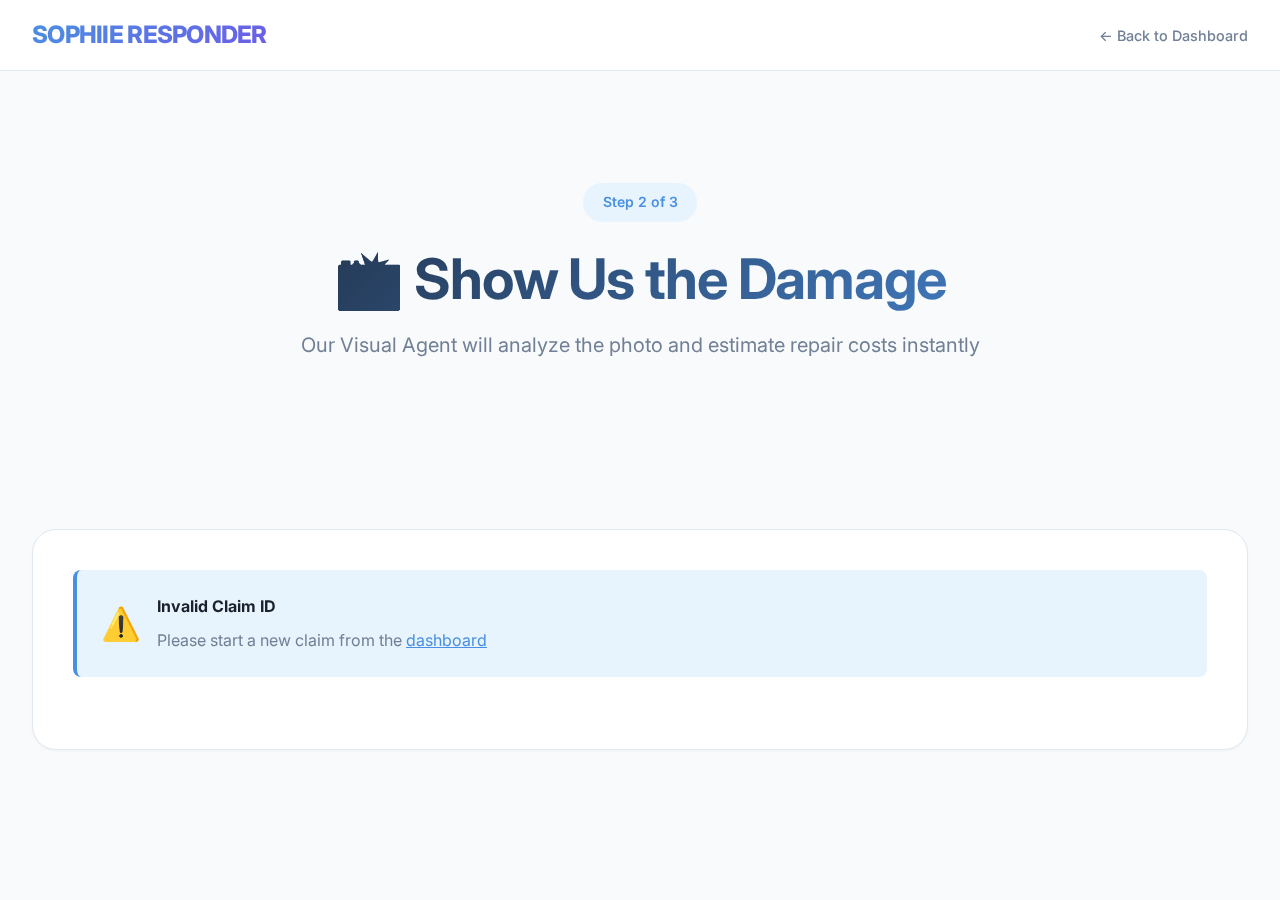
<file: frontend/upload.html>
<!DOCTYPE html>
<html lang="en">
<head>
    <meta charset="UTF-8">
    <meta name="viewport" content="width=device-width, initial-scale=1.0">
    <title>Upload Damage Photo - Sophiie Responder</title>
    <link rel="stylesheet" href="css/style.css">
</head>
<body>
    <nav>
        <div class="nav-content">
            <div class="logo">SOPHIIE RESPONDER</div>
            <div class="nav-links">
                <a href="index.html">← Back to Dashboard</a>
            </div>
        </div>
    </nav>

    <div class="container">
        <div class="hero">
            <div class="hero-badge">Step 2 of 3</div>
            <h1>📸 Show Us the Damage</h1>
            <p class="hero-subtitle">
                Our Visual Agent will analyze the photo and estimate repair costs instantly
            </p>
        </div>

        <div class="card">
            <div id="claimInfo" class="info-box">
                <div style="display: flex; align-items: center; gap: 1rem;">
                    <span class="loading"></span>
                    <span>Loading claim information...</span>
                </div>
            </div>

            <div class="upload-zone" id="uploadZone">
                <input type="file" id="photoInput" accept="image/*" capture="environment">
                <label for="photoInput" style="cursor: pointer; display: block;">
                    <div class="upload-icon">📷</div>
                    <p class="upload-text">Take Photo or Upload</p>
                    <p class="upload-hint">Tap to open camera or select from library</p>
                </label>
            </div>

            <div id="preview" style="display:none;">
                <img id="previewImage" alt="Damage preview">
                <button id="uploadBtn" class="btn btn-primary">
                    <span>🔍</span>
                    <span>Analyze Damage</span>
                </button>
            </div>

            <div id="analysisResult" style="display:none;"></div>
        </div>
    </div>

    <script src="js/upload.js"></script>
</body>
</html>
</file>
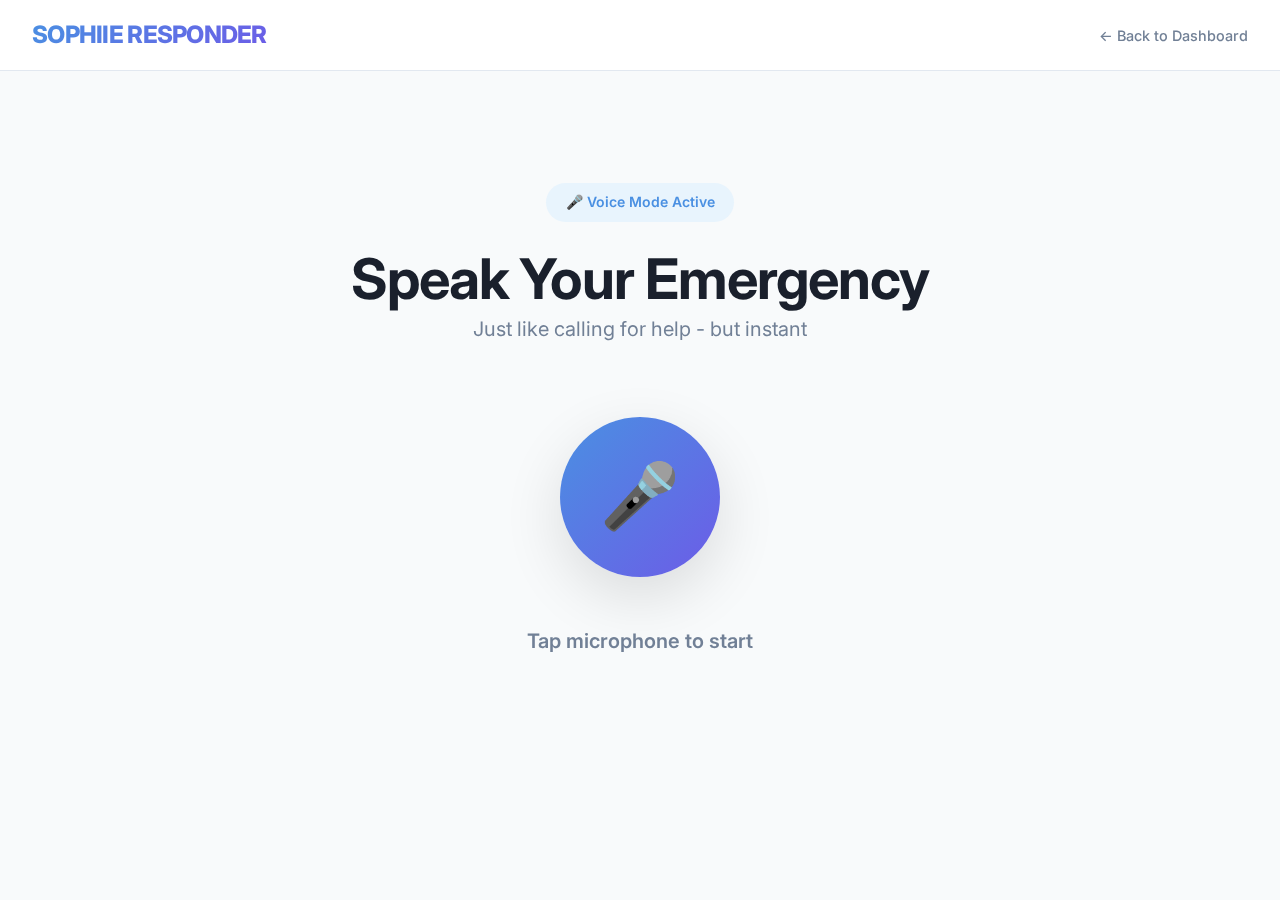
<file: frontend/voice.html>
<!DOCTYPE html>
<html lang="en">
<head>
    <meta charset="UTF-8">
    <meta name="viewport" content="width=device-width, initial-scale=1.0">
    <title>Voice Mode - Sophiie Responder</title>
    <link rel="stylesheet" href="css/style.css">
</head>
<body>
    <nav>
        <div class="nav-content">
            <div class="logo">SOPHIIE RESPONDER</div>
            <div class="nav-links">
                <a href="index.html">← Back to Dashboard</a>
            </div>
        </div>
    </nav>

    <div class="container">
        <div class="voice-container">
            <div class="hero-badge">🎤 Voice Mode Active</div>
            <h1>Speak Your Emergency</h1>
            <p class="hero-subtitle">
                Just like calling for help - but instant
            </p>

            <button id="voiceButton" class="voice-button">
                🎤
            </button>

            <div id="voiceStatus" class="voice-status">
                Tap microphone to start
            </div>

            <div id="voiceTranscript" class="voice-transcript" style="display:none;">
                <p id="transcriptText" style="color: var(--text-secondary); font-style: italic;">
                    Your words will appear here...
                </p>
            </div>

            <div id="voiceResponse" class="card" style="max-width: 600px; margin-top: 2rem; display:none;">
                <!-- AI response will appear here -->
            </div>
        </div>
    </div>

    <script src="js/voice.js"></script>
</body>
</html>
</file>
<file: frontend/css/style.css>
@import url('https://fonts.googleapis.com/css2?family=Inter:wght@300;400;500;600;700;800;900&display=swap');

:root {
    /* Color Palette - Inspired by Cluely */
    --primary-blue: #4A90E2;
    --primary-blue-dark: #357ABD;
    --primary-blue-light: #E8F4FD;
    --accent-purple: #6C5CE7;
    --background: #F8FAFB;
    --surface: #FFFFFF;
    --text-primary: #1A202C;
    --text-secondary: #718096;
    --text-muted: #A0AEC0;
    --border: #E2E8F0;
    --success: #48BB78;
    --warning: #F6AD55;
    --error: #FC8181;
    --shadow-sm: 0 1px 3px rgba(0,0,0,0.04);
    --shadow-md: 0 4px 12px rgba(0,0,0,0.06);
    --shadow-lg: 0 10px 40px rgba(0,0,0,0.08);
    --shadow-xl: 0 20px 60px rgba(0,0,0,0.12);
    --radius-sm: 8px;
    --radius-md: 12px;
    --radius-lg: 16px;
    --radius-xl: 24px;
}

* {
    margin: 0;
    padding: 0;
    box-sizing: border-box;
}

html {
    scroll-behavior: smooth;
}

body {
    font-family: 'Inter', -apple-system, BlinkMacSystemFont, 'Segoe UI', Roboto, sans-serif;
    background: var(--background);
    color: var(--text-primary);
    line-height: 1.6;
    -webkit-font-smoothing: antialiased;
    -moz-osx-font-smoothing: grayscale;
}

/* Typography */
h1, h2, h3, h4, h5, h6 {
    font-weight: 700;
    line-height: 1.2;
    letter-spacing: -0.02em;
}

h1 { font-size: clamp(2rem, 5vw, 3.5rem); }
h2 { font-size: clamp(1.5rem, 4vw, 2rem); }
h3 { font-size: 1.25rem; }

/* Navigation */
nav {
    position: sticky;
    top: 0;
    z-index: 1000;
    background: rgba(255, 255, 255, 0.92);
    backdrop-filter: blur(20px) saturate(180%);
    border-bottom: 1px solid var(--border);
}

.nav-content {
    max-width: 1400px;
    margin: 0 auto;
    padding: 1rem 2rem;
    display: flex;
    justify-content: space-between;
    align-items: center;
}

.logo {
    font-size: 1.5rem;
    font-weight: 800;
    background: linear-gradient(135deg, var(--primary-blue) 0%, var(--accent-purple) 100%);
    -webkit-background-clip: text;
    -webkit-text-fill-color: transparent;
    letter-spacing: -0.03em;
}

.nav-links {
    display: flex;
    gap: 2rem;
    align-items: center;
}

.nav-links a {
    color: var(--text-secondary);
    text-decoration: none;
    font-weight: 500;
    font-size: 0.9rem;
    transition: color 0.2s ease;
}

.nav-links a:hover {
    color: var(--primary-blue);
}

.nav-cta {
    background: var(--primary-blue);
    color: white !important;
    padding: 0.6rem 1.5rem;
    border-radius: var(--radius-lg);
    font-weight: 600;
    transition: all 0.2s ease;
}

.nav-cta:hover {
    background: var(--primary-blue-dark);
    transform: translateY(-1px);
    box-shadow: var(--shadow-md);
}

/* Container */
.container {
    max-width: 1400px;
    margin: 0 auto;
    padding: 3rem 2rem;
}

/* Hero Section */
.hero {
    text-align: center;
    padding: 4rem 0;
    margin-bottom: 4rem;
}

.hero-badge {
    display: inline-block;
    background: var(--primary-blue-light);
    color: var(--primary-blue);
    padding: 0.5rem 1.2rem;
    border-radius: 50px;
    font-size: 0.875rem;
    font-weight: 600;
    margin-bottom: 1.5rem;
}

.hero h1 {
    margin-bottom: 1rem;
    background: linear-gradient(135deg, var(--text-primary) 0%, var(--primary-blue) 100%);
    -webkit-background-clip: text;
    -webkit-text-fill-color: transparent;
}

.hero-subtitle {
    font-size: 1.25rem;
    color: var(--text-secondary);
    max-width: 700px;
    margin: 0 auto 2.5rem;
    line-height: 1.6;
}

.hero-stats {
    display: grid;
    grid-template-columns: repeat(auto-fit, minmax(200px, 1fr));
    gap: 2rem;
    max-width: 900px;
    margin: 3rem auto 0;
}

.stat-card {
    background: white;
    padding: 1.5rem;
    border-radius: var(--radius-lg);
    box-shadow: var(--shadow-sm);
    border: 1px solid var(--border);
    transition: all 0.3s ease;
}

.stat-card:hover {
    transform: translateY(-4px);
    box-shadow: var(--shadow-md);
}

.stat-number {
    font-size: 2.5rem;
    font-weight: 800;
    background: linear-gradient(135deg, var(--primary-blue) 0%, var(--accent-purple) 100%);
    -webkit-background-clip: text;
    -webkit-text-fill-color: transparent;
    margin-bottom: 0.5rem;
}

.stat-label {
    color: var(--text-secondary);
    font-size: 0.9rem;
    font-weight: 500;
}

/* Cards */
.card {
    background: white;
    border-radius: var(--radius-xl);
    padding: 2.5rem;
    margin-bottom: 2rem;
    box-shadow: var(--shadow-sm);
    border: 1px solid var(--border);
    transition: all 0.3s cubic-bezier(0.4, 0, 0.2, 1);
}

.card:hover {
    box-shadow: var(--shadow-lg);
}

.card-header {
    display: flex;
    align-items: center;
    justify-content: space-between;
    margin-bottom: 1.5rem;
}

.card-title {
    font-size: 1.5rem;
    font-weight: 700;
    color: var(--text-primary);
}

.card-subtitle {
    color: var(--text-secondary);
    margin-top: 0.5rem;
    font-size: 0.95rem;
}

/* Form Elements */
textarea, input[type="text"], input[type="tel"], input[type="email"] {
    width: 100%;
    padding: 1rem 1.25rem;
    border: 2px solid var(--border);
    border-radius: var(--radius-md);
    font-size: 1rem;
    font-family: inherit;
    color: var(--text-primary);
    background: white;
    transition: all 0.2s ease;
    margin-bottom: 1rem;
}

textarea {
    resize: vertical;
    min-height: 140px;
}

textarea:focus, input:focus {
    outline: none;
    border-color: var(--primary-blue);
    box-shadow: 0 0 0 3px var(--primary-blue-light);
}

textarea::placeholder, input::placeholder {
    color: var(--text-muted);
}

/* Buttons */
.btn {
    display: inline-flex;
    align-items: center;
    justify-content: center;
    gap: 0.5rem;
    padding: 1rem 2rem;
    border-radius: var(--radius-md);
    font-size: 1rem;
    font-weight: 600;
    font-family: inherit;
    cursor: pointer;
    transition: all 0.2s ease;
    border: none;
    text-decoration: none;
}

.btn-primary {
    background: var(--primary-blue);
    color: white;
    width: 100%;
}

.btn-primary:hover:not(:disabled) {
    background: var(--primary-blue-dark);
    transform: translateY(-2px);
    box-shadow: var(--shadow-md);
}

.btn-primary:active:not(:disabled) {
    transform: translateY(0);
}

.btn-primary:disabled {
    opacity: 0.6;
    cursor: not-allowed;
}

.btn-secondary {
    background: white;
    color: var(--text-primary);
    border: 2px solid var(--border);
}

.btn-secondary:hover {
    border-color: var(--primary-blue);
    color: var(--primary-blue);
}

/* Agent Cards */
.agents-section {
    margin: 3rem 0;
}

.agents-grid {
    display: grid;
    grid-template-columns: repeat(auto-fit, minmax(280px, 1fr));
    gap: 1.5rem;
}

.agent-card {
    background: white;
    border: 2px solid var(--border);
    border-radius: var(--radius-lg);
    padding: 2rem;
    position: relative;
    overflow: hidden;
    transition: all 0.4s cubic-bezier(0.4, 0, 0.2, 1);
}

.agent-card::before {
    content: '';
    position: absolute;
    top: 0;
    left: 0;
    right: 0;
    height: 4px;
    background: linear-gradient(90deg, var(--primary-blue) 0%, var(--accent-purple) 100%);
    transform: scaleX(0);
    transform-origin: left;
    transition: transform 0.4s ease;
}

.agent-card.active::before {
    transform: scaleX(1);
}

.agent-card.active {
    border-color: var(--primary-blue);
    background: linear-gradient(135deg, rgba(74,144,226,0.03) 0%, rgba(108,92,231,0.03) 100%);
    box-shadow: var(--shadow-md);
    transform: translateY(-4px);
}

.agent-card.completed {
    border-color: var(--success);
    background: linear-gradient(135deg, rgba(72,187,120,0.03) 0%, rgba(72,187,120,0.05) 100%);
}

.agent-icon {
    font-size: 3rem;
    margin-bottom: 1rem;
    display: block;
    filter: grayscale(0.3);
}

.agent-card.active .agent-icon {
    filter: grayscale(0);
    animation: bounce 0.6s ease;
}

@keyframes bounce {
    0%, 100% { transform: translateY(0); }
    50% { transform: translateY(-8px); }
}

.agent-name {
    font-size: 1.125rem;
    font-weight: 700;
    color: var(--text-primary);
    margin-bottom: 0.5rem;
}

.agent-status {
    display: inline-block;
    padding: 0.4rem 1rem;
    border-radius: 50px;
    font-size: 0.75rem;
    font-weight: 700;
    text-transform: uppercase;
    letter-spacing: 0.05em;
    background: var(--border);
    color: var(--text-secondary);
    margin: 0.75rem 0;
}

.agent-card.active .agent-status {
    background: var(--primary-blue);
    color: white;
    animation: pulse-status 2s infinite;
}

.agent-card.completed .agent-status {
    background: var(--success);
    color: white;
}

@keyframes pulse-status {
    0%, 100% { opacity: 1; }
    50% { opacity: 0.8; }
}

.agent-thinking {
    min-height: 80px;
    color: var(--text-secondary);
    font-size: 0.875rem;
    line-height: 1.6;
    font-style: italic;
    margin-top: 1rem;
}

.agent-card.active .agent-thinking {
    color: var(--primary-blue);
    font-weight: 500;
}

/* Thinking Animation */
.thinking-dots::after {
    content: '';
    animation: dots 1.5s steps(4, end) infinite;
}

@keyframes dots {
    0%, 20% { content: '.'; }
    40% { content: '..'; }
    60%, 100% { content: '...'; }
}

/* Response Box */
.response-box {
    background: linear-gradient(135deg, var(--primary-blue-light) 0%, rgba(108,92,231,0.05) 100%);
    border: 2px solid var(--primary-blue);
    border-radius: var(--radius-lg);
    padding: 2rem;
    margin-top: 1.5rem;
    animation: slideIn 0.4s ease;
}

@keyframes slideIn {
    from {
        opacity: 0;
        transform: translateY(10px);
    }
    to {
        opacity: 1;
        transform: translateY(0);
    }
}

.response-box h3 {
    color: var(--primary-blue);
    margin-bottom: 1rem;
}

/* Severity Badges */
.severity-badge {
    display: inline-block;
    padding: 0.5rem 1rem;
    border-radius: 50px;
    font-size: 0.75rem;
    font-weight: 700;
    text-transform: uppercase;
    letter-spacing: 0.05em;
    margin: 0.5rem 0;
}

.severity-critical {
    background: #FEE2E2;
    color: #991B1B;
}

.severity-severe {
    background: #FED7AA;
    color: #9A3412;
}

.severity-moderate {
    background: #FEF3C7;
    color: #92400E;
}

.severity-minor {
    background: #D1FAE5;
    color: #065F46;
}

/* Upload Section */
.upload-zone {
    border: 3px dashed var(--border);
    border-radius: var(--radius-lg);
    padding: 3rem;
    text-align: center;
    transition: all 0.3s ease;
    cursor: pointer;
    background: white;
}

.upload-zone:hover {
    border-color: var(--primary-blue);
    background: var(--primary-blue-light);
}

.upload-zone.dragover {
    border-color: var(--primary-blue);
    background: var(--primary-blue-light);
    transform: scale(1.02);
}

.upload-icon {
    font-size: 4rem;
    margin-bottom: 1rem;
    opacity: 0.5;
}

.upload-zone:hover .upload-icon {
    opacity: 1;
}

.upload-text {
    font-size: 1.125rem;
    font-weight: 600;
    color: var(--text-primary);
    margin-bottom: 0.5rem;
}

.upload-hint {
    color: var(--text-secondary);
    font-size: 0.875rem;
}

#photoInput {
    display: none;
}

#preview {
    margin-top: 2rem;
}

#previewImage {
    max-width: 100%;
    max-height: 400px;
    border-radius: var(--radius-lg);
    box-shadow: var(--shadow-md);
    margin-bottom: 1.5rem;
}

/* Contractor Cards */
.contractor-card {
    background: white;
    border: 2px solid var(--border);
    border-radius: var(--radius-md);
    padding: 1.5rem;
    margin: 1rem 0;
    transition: all 0.3s ease;
    cursor: pointer;
}

.contractor-card:hover {
    border-color: var(--primary-blue);
    box-shadow: var(--shadow-md);
    transform: translateY(-2px);
}

.contractor-card.selected {
    border-color: var(--primary-blue);
    background: var(--primary-blue-light);
    box-shadow: var(--shadow-md);
}

.contractor-header {
    display: flex;
    justify-content: space-between;
    align-items: start;
    margin-bottom: 1rem;
}

.contractor-name {
    font-size: 1.125rem;
    font-weight: 700;
    color: var(--text-primary);
    margin-bottom: 0.25rem;
}

.contractor-rating {
    color: #F59E0B;
    font-size: 0.875rem;
    font-weight: 600;
}

.contractor-price {
    font-size: 2rem;
    font-weight: 800;
    color: var(--primary-blue);
}

.contractor-details {
    display: grid;
    grid-template-columns: repeat(auto-fit, minmax(150px, 1fr));
    gap: 1rem;
    margin-top: 1rem;
    padding-top: 1rem;
    border-top: 1px solid var(--border);
}

.contractor-detail {
    font-size: 0.875rem;
}

.contractor-detail-label {
    color: var(--text-secondary);
    display: block;
    margin-bottom: 0.25rem;
}

.contractor-detail-value {
    color: var(--text-primary);
    font-weight: 600;
}

.contractor-notes {
    margin-top: 1rem;
    padding: 1rem;
    background: rgba(74,144,226,0.05);
    border-radius: var(--radius-sm);
    font-size: 0.875rem;
    color: var(--text-secondary);
    font-style: italic;
}

/* Success Box */
.success-box {
    background: linear-gradient(135deg, #D1FAE5 0%, #A7F3D0 100%);
    border: 2px solid var(--success);
    border-radius: var(--radius-lg);
    padding: 3rem;
    text-align: center;
    margin: 2rem 0;
    animation: slideIn 0.5s ease;
}

.success-box h2 {
    color: var(--success);
    font-size: 2rem;
    margin-bottom: 1rem;
}

.success-icon {
    font-size: 4rem;
    margin-bottom: 1rem;
    animation: scaleIn 0.5s ease;
}

@keyframes scaleIn {
    from {
        transform: scale(0);
    }
    to {
        transform: scale(1);
    }
}

/* Info Box */
.info-box {
    background: var(--primary-blue-light);
    border-left: 4px solid var(--primary-blue);
    border-radius: var(--radius-sm);
    padding: 1.5rem;
    margin-bottom: 2rem;
}

/* Loading Spinner */
.loading {
    display: inline-block;
    width: 20px;
    height: 20px;
    border: 3px solid var(--border);
    border-radius: 50%;
    border-top-color: var(--primary-blue);
    animation: spin 0.6s linear infinite;
}

@keyframes spin {
    to { transform: rotate(360deg); }
}

/* Claims List */
.claims-list {
    display: grid;
    gap: 1rem;
}

.claim-item {
    background: white;
    border: 1px solid var(--border);
    border-radius: var(--radius-md);
    padding: 1.5rem;
    transition: all 0.3s ease;
}

.claim-item:hover {
    box-shadow: var(--shadow-md);
    transform: translateY(-2px);
}

.claim-header {
    display: flex;
    justify-content: space-between;
    align-items: start;
    margin-bottom: 1rem;
}

.claim-id {
    font-size: 1.125rem;
    font-weight: 700;
    color: var(--text-primary);
}

.claim-time {
    font-size: 0.75rem;
    color: var(--text-muted);
}

.claim-message {
    color: var(--text-secondary);
    margin-bottom: 1rem;
    line-height: 1.6;
}

.claim-status-badge {
    display: inline-block;
    padding: 0.4rem 1rem;
    border-radius: 50px;
    font-size: 0.75rem;
    font-weight: 700;
    text-transform: uppercase;
}

.claim-status-badge.triaged { background: #FEF3C7; color: #92400E; }
.claim-status-badge.assessed { background: #DBEAFE; color: #1E40AF; }
.claim-status-badge.negotiated { background: #E0E7FF; color: #3730A3; }
.claim-status-badge.completed { background: #D1FAE5; color: #065F46; }

/* Voice Section */
.voice-container {
    display: flex;
    flex-direction: column;
    align-items: center;
    padding: 4rem 2rem;
    text-align: center;
}

.voice-button {
    width: 160px;
    height: 160px;
    border-radius: 50%;
    background: linear-gradient(135deg, var(--primary-blue) 0%, var(--accent-purple) 100%);
    border: none;
    color: white;
    font-size: 4rem;
    cursor: pointer;
    box-shadow: var(--shadow-xl);
    transition: all 0.3s ease;
    margin: 2rem 0;
}

.voice-button:hover {
    transform: scale(1.05);
    box-shadow: 0 20px 60px rgba(74,144,226,0.3);
}

.voice-button.listening {
    animation: pulse-voice 1.5s infinite;
}

@keyframes pulse-voice {
    0%, 100% {
        transform: scale(1);
        box-shadow: 0 0 0 0 rgba(74,144,226,0.7);
    }
    50% {
        transform: scale(1.05);
        box-shadow: 0 0 0 30px rgba(74,144,226,0);
    }
}

.voice-status {
    font-size: 1.25rem;
    color: var(--text-secondary);
    font-weight: 600;
    margin-top: 1rem;
}

.voice-transcript {
    background: white;
    border: 2px solid var(--border);
    border-radius: var(--radius-lg);
    padding: 2rem;
    margin-top: 2rem;
    max-width: 600px;
    min-height: 100px;
}

/* Responsive Design */
@media (max-width: 1024px) {
    .container {
        padding: 2rem 1.5rem;
    }
    
    .hero {
        padding: 3rem 0;
    }
    
    h1 {
        font-size: 2.5rem;
    }
}

@media (max-width: 768px) {
    .nav-content {
        flex-direction: column;
        gap: 1rem;
        padding: 1rem;
    }
    
    .nav-links {
        flex-direction: column;
        gap: 0.5rem;
        width: 100%;
    }
    
    .hero-stats {
        grid-template-columns: 1fr;
    }
    
    .agents-grid {
        grid-template-columns: 1fr;
    }
    
    .card {
        padding: 1.5rem;
    }
    
    .contractor-header {
        flex-direction: column;
        gap: 1rem;
    }
}

/* Utility Classes */
.text-center { text-align: center; }
.text-left { text-align: left; }
.text-right { text-align: right; }
.mt-1 { margin-top: 0.5rem; }
.mt-2 { margin-top: 1rem; }
.mt-3 { margin-top: 1.5rem; }
.mt-4 { margin-top: 2rem; }
.mb-1 { margin-bottom: 0.5rem; }
.mb-2 { margin-bottom: 1rem; }
.mb-3 { margin-bottom: 1.5rem; }
.mb-4 { margin-bottom: 2rem; }

/* Smooth animations */
* {
    transition-timing-function: cubic-bezier(0.4, 0, 0.2, 1);
}
</file>
